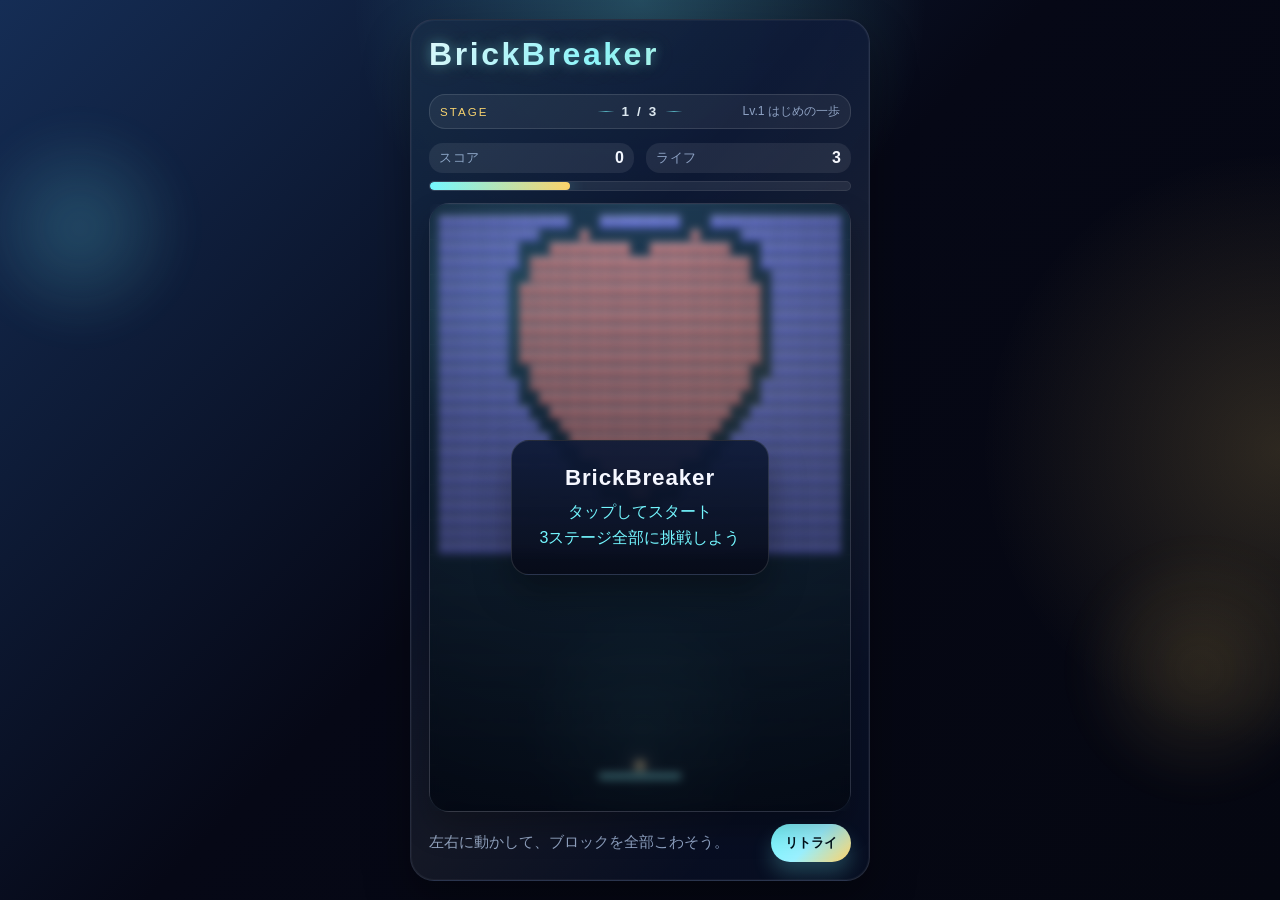
<file: BrickBreaker/index.html>
<!DOCTYPE html>
<!--
  このファイルは、ゲームの見た目を組み立てる土台です。
  HTMLは「何を画面に出すか」を決める役割があり、
  ここではタイトル、点数、キャンバス、スタート画面、ボタンを配置しています。
-->
<html lang="ja">
  <head>
    <!-- 文字コードを日本語向けに設定します。 -->
    <meta charset="UTF-8" />
    <!-- スマートフォンで見たときに画面サイズに合わせて表示するための設定です。 -->
    <meta name="viewport" content="width=device-width, initial-scale=1.0, maximum-scale=1.0, user-scalable=no" />
    <meta name="theme-color" content="#1c2541" />
    <title>BrickBreaker</title>
    <!-- 見た目を整える CSS を読み込みます。 -->
    <link rel="stylesheet" href="css/styles.css" />
    <link rel="manifest" href="manifest.webmanifest" />
    <link rel="icon" href="icons/icon.svg" type="image/svg+xml" />
  </head>
  <body>
    <!--
      全体のレイアウトをまとめるためのコンテナです。
      画面の中央にゲームカードが表示されるようにしています。
    -->
    <main class="app-shell">
      <!--
        ゲーム本体を囲むカードです。
        ここに HUD（点数や残機）とキャンバスを並べます。
      -->
      <section class="game-card">
        <header class="game-header">
          <div class="title-block">
            <h1>BrickBreaker</h1>
            <p class="subtitle"></p>
            <div class="stage-card" aria-live="polite">
              <span class="stage-label">STAGE</span>
              <strong id="stageBadge">1 / 3</strong>
              <span id="stageName">準備中</span>
            </div>
          </div>
          <button id="installBtn" class="install-btn" type="button" hidden>アプリとして保存</button>
        </header>

        <!-- 得点と残機を表示する部分です。 -->
        <div class="hud">
          <div class="stat">
            <span>スコア</span>
            <!-- JavaScript から中身を更新するための ID です。aria-live で得点変化を読み上げさせます。 -->
            <strong id="score" aria-live="polite">0</strong>
          </div>
          <div class="stat">
            <span>ライフ</span>
            <strong id="lives" aria-live="polite">3</strong>
          </div>
        </div>

        <div class="stage-progress" aria-hidden="true">
          <div id="stageProgress" class="stage-progress-fill"></div>
        </div>

        <!--
          ゲーム画面そのものです。
          Canvas は JavaScript で絵を描くための場所です。
        -->
        <div class="canvas-wrap">
          <!-- 実際のゲーム描画先です。幅と高さを指定しています。 -->
          <canvas id="gameCanvas" width="360" height="520"></canvas>
          <!--
            ゲーム開始前やゲームオーバー時に表示するオーバーレイです。
            ここに「タップしてスタート」などのメッセージを出します。
          -->
          <div id="overlay" class="overlay">
            <div class="overlay-card">
              <h1>BrickBreaker</h1>
              <p id="overlayText" aria-live="assertive">タップしてスタート</p>
            </div>
          </div>
        </div>

        <!-- 下部の操作説明と再スタートボタンです。 -->
        <div class="controls">
          <p>左右に動かして、ブロックを全部こわそう。</p>
          <button id="restartBtn" type="button">リトライ</button>
        </div>
      </section>
    </main>

    <!--
      Phaser 3 + 通常の <script> タグで読み込みます（ES Modules は使いません）。
      読み込み順は、Phaser 本体 -> レイアウト -> 設定 -> 共通定数 -> ゲーム本体です。
      ローカル確認は file:// よりも http:// での起動を推奨します。
    -->
    <script src="libs/phaser.min.js"></script>
    <script src="js/layouts.js"></script>
    <script src="js/config.js"></script>
    <script src="js/constants.js"></script>
    <script src="js/render.js"></script>
    <script src="js/sound.js"></script>
    <script src="js/phaser-game.js"></script>
    <script>
      /*
        対応ブラウザでは Service Worker を登録し、PWA としてオフラインでも起動しやすくします。
      */
      if ("serviceWorker" in navigator) {
        window.addEventListener("load", function () {
          navigator.serviceWorker.register("./sw.js").catch(function (error) {
            console.warn("Service Worker registration failed:", error);
          });
        });
      }

      /*
        「アプリとして保存」ボタンを最小構成で扱うための処理です。
        インストール可能なタイミングでイベントを受け取り、ボタン押下で prompt を表示します。
      */
      (function () {
        const installButton = document.getElementById("installBtn");
        if (!installButton) {
          return;
        }

        let deferredInstallPrompt = null;

        window.addEventListener("beforeinstallprompt", function (event) {
          event.preventDefault();
          deferredInstallPrompt = event;
          installButton.hidden = false;
        });

        installButton.addEventListener("click", async function () {
          if (!deferredInstallPrompt) {
            return;
          }

          deferredInstallPrompt.prompt();
          await deferredInstallPrompt.userChoice;
          deferredInstallPrompt = null;
          installButton.hidden = true;
        });

        window.addEventListener("appinstalled", function () {
          deferredInstallPrompt = null;
          installButton.hidden = true;
        });
      })();
    </script>
  </body>
</html>
</file>
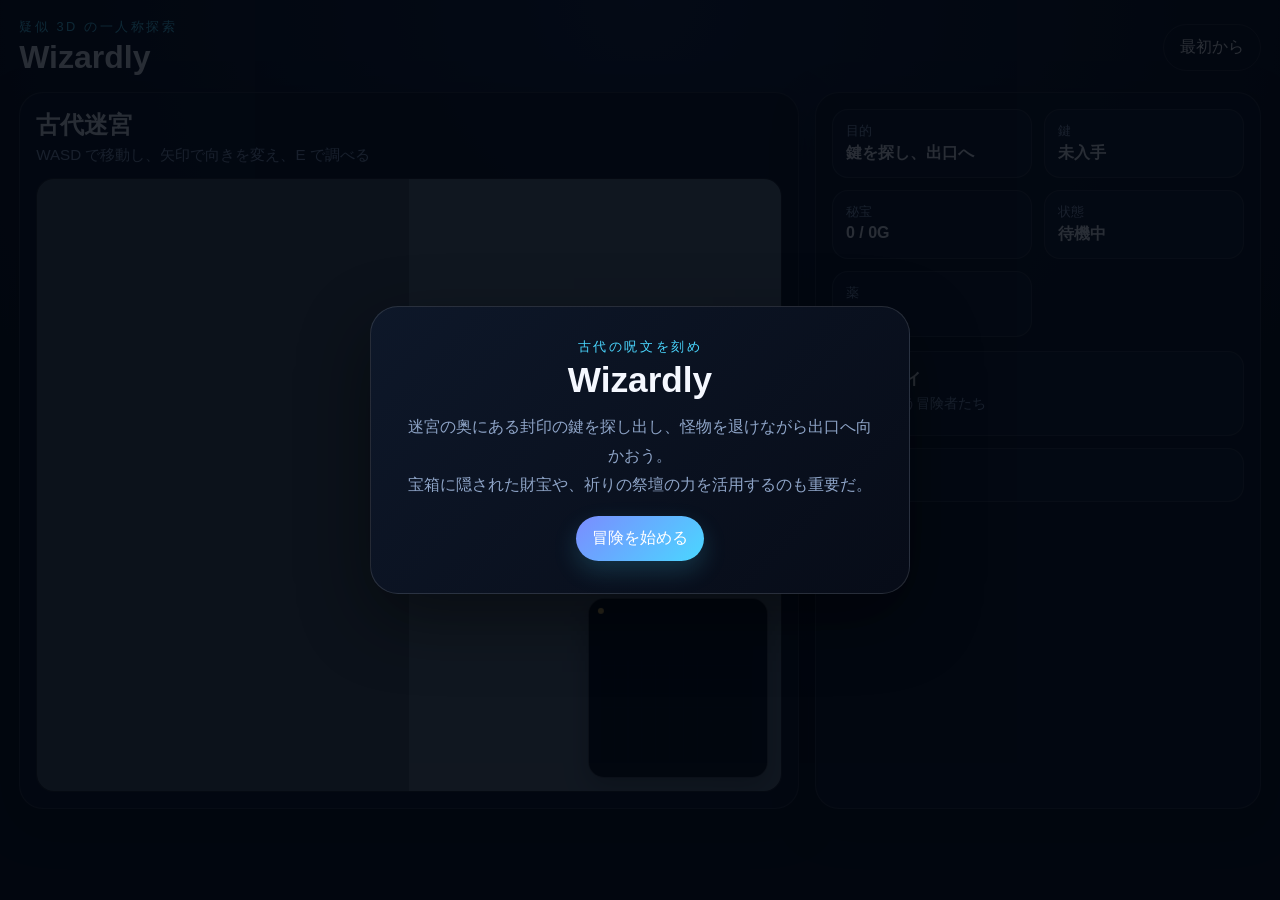
<file: Wizardly/index.html>
<!DOCTYPE html>
<html lang="ja">
  <head>
    <meta charset="UTF-8" />
    <meta name="viewport" content="width=device-width, initial-scale=1.0" />
    <title>Wizardly - Arcane Labyrinth</title>
    <link rel="stylesheet" href="styles.css" />
  </head>
  <body>
    <div class="app-shell">
      <header class="topbar">
        <div>
          <p class="eyebrow">疑似 3D の一人称探索</p>
          <h1>Wizardly</h1>
        </div>
        <button id="restartBtn" class="secondary-btn">最初から</button>
      </header>

      <main class="game-layout">
        <section class="panel view-panel">
          <div class="panel-heading">
            <h2>古代迷宮</h2>
            <p>WASD で移動し、矢印で向きを変え、E で調べる</p>
          </div>
          <div class="canvas-shell">
            <canvas id="viewCanvas" class="view-canvas"></canvas>
            <canvas id="minimap" class="minimap" width="180" height="180"></canvas>
          </div>
        </section>

        <aside class="panel info-panel">
          <div class="stat-grid">
            <div class="stat-card">
              <span>目的</span>
              <strong id="objectiveValue">鍵を探し、出口へ</strong>
            </div>
            <div class="stat-card">
              <span>鍵</span>
              <strong id="keyValue">未入手</strong>
            </div>
            <div class="stat-card">
              <span>秘宝</span>
              <strong id="treasureValue">0</strong>
            </div>
            <div class="stat-card">
              <span>状態</span>
              <strong id="statusValue">探索開始</strong>
            </div>
            <div class="stat-card">
              <span>薬</span>
              <strong id="potionValue">2</strong>
            </div>
          </div>

          <div class="party-card">
            <div class="panel-subheading">
              <h3>パーティ</h3>
              <p>迷宮で戦う冒険者たち</p>
            </div>
            <div id="partyList" class="party-list"></div>
          </div>

          <div class="message-box">
            <h3>記録</h3>
            <ul id="messageList"></ul>
          </div>
        </aside>
      </main>
    </div>

    <div id="overlay" class="overlay">
      <div class="overlay-card">
        <p class="eyebrow">古代の呪文を刻め</p>
        <h2>Wizardly</h2>
        <p class="overlay-copy">
          迷宮の奥にある封印の鍵を探し出し、怪物を退けながら出口へ向かおう。<br />
          宝箱に隠された財宝や、祈りの祭壇の力を活用するのも重要だ。
        </p>
        <div class="overlay-buttons">
          <button id="startBtn" class="primary-btn">冒険を始める</button>
        </div>
      </div>
    </div>

    <div id="battleOverlay" class="overlay battle-overlay hidden">
      <div class="overlay-card battle-card">
        <p class="eyebrow">戦闘</p>
        <h2 id="battleTitle">魔物の侵入</h2>
        <div class="battle-layout">
          <div class="battle-side">
            <h3>敵</h3>
            <p id="battleEnemyName" class="battle-entity">---</p>
            <div class="hp-bar"><div id="battleEnemyHpBar" class="hp-fill enemy-fill"></div></div>
            <p id="battleEnemyHpText" class="battle-meta">HP 0/0</p>
          </div>
          <div class="battle-side">
            <h3>行動</h3>
            <p id="battleActor" class="battle-entity">---</p>
            <p id="battleHint" class="battle-meta">この瞬間に決断を下そう</p>
            <div id="partyHpList" class="party-hp-list"></div>
          </div>
        </div>
        <div id="battleLog" class="battle-log"></div>
        <div class="combat-actions">
          <button id="battleAttackBtn" class="primary-btn small">攻撃</button>
          <button id="battlePotionBtn" class="secondary-btn small">薬</button>
          <button id="battleFleeBtn" class="secondary-btn small">退却</button>
        </div>
      </div>
    </div>

    <div id="endOverlay" class="overlay hidden">
      <div id="endCard" class="overlay-card">
        <p class="eyebrow" id="endEyebrow">迷宮の結末</p>
        <h2 id="endTitle">---</h2>
        <p class="overlay-copy" id="endCopy">---</p>
        <div class="overlay-stats">
          <div><span>集めた金貨</span><strong id="endGold">0G</strong></div>
          <div><span>発見した宝</span><strong id="endTreasures">0</strong></div>
        </div>
        <div class="overlay-buttons">
          <button id="endRestartBtn" class="primary-btn">もう一度挑戦する</button>
        </div>
      </div>
    </div>

    <script src="config.js"></script>
    <script src="mapData.js"></script>
    <script src="characters.js"></script>
    <script src="script.js"></script>
  </body>
</html>
</file>
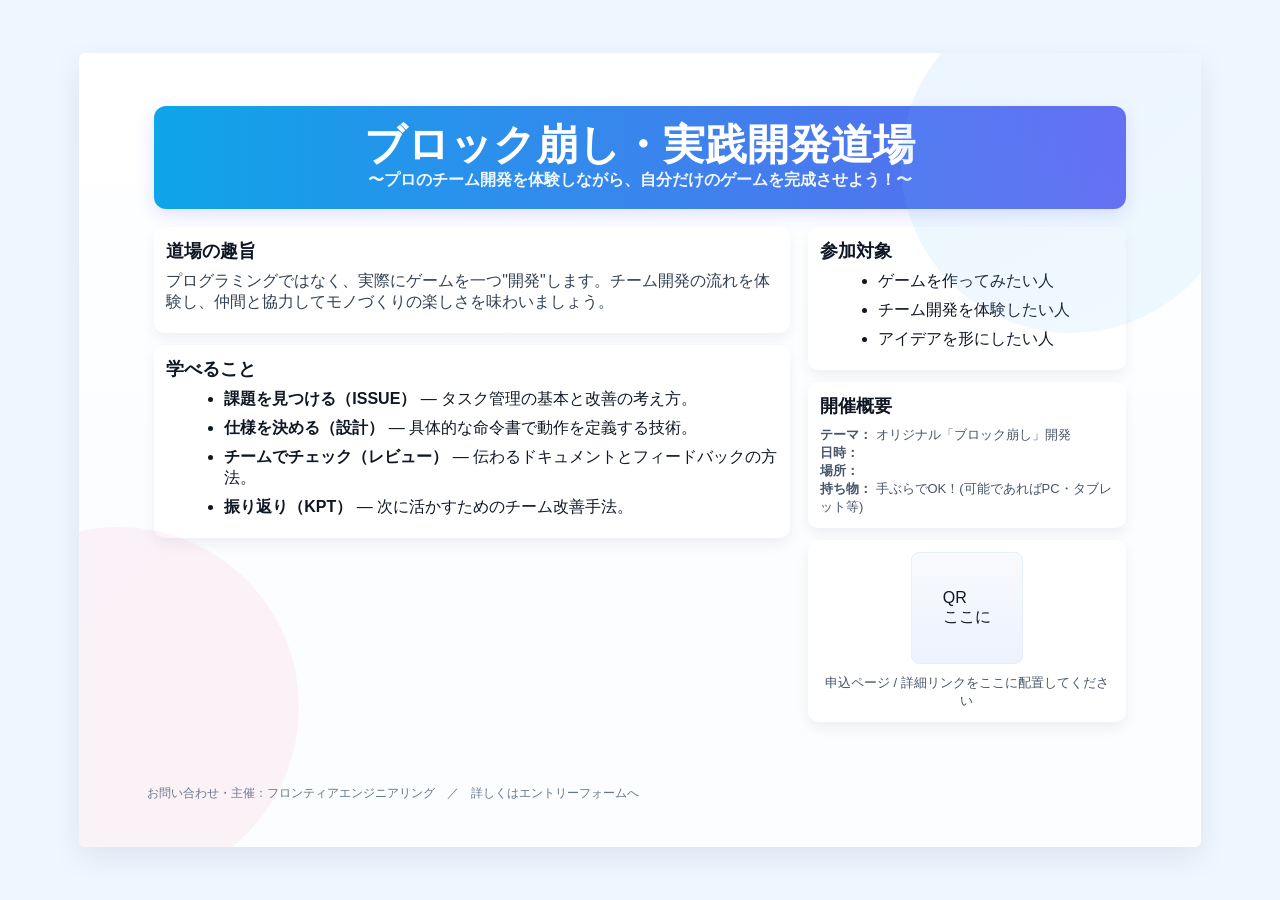
<file: Flyers/flyer.html>
<!doctype html>
<html lang="ja">
<head>
  <meta charset="utf-8">
  <meta name="viewport" content="width=device-width,initial-scale=1">
  <title>ブロック崩し・実践開発道場 — チラシ</title>
  <style>
    @page { size: A4 landscape; margin: 0mm; }
    html,body{height:100%;}
    body{
      font-family: "Yu Gothic", "Hiragino Kaku Gothic ProN", Meiryo, "Noto Sans JP", sans-serif;
      -webkit-print-color-adjust: exact;
      color:#222;
      background: #eef6ff;
      margin:0;
      padding:0;
      display:flex;
      align-items:center;
      justify-content:center;
    }
    .sheet{
      width:297mm;
      height:210mm;
      box-sizing:border-box;
      background: linear-gradient(180deg,#ffffff 0%, #fbfdff 60%);
      padding:14mm 20mm;
      border-radius:6px;
      box-shadow:0 10px 30px rgba(20,30,60,0.08);
      position:relative;
      color: #0f1724;
      overflow:hidden;
    }

    /* decorative shapes */
    .sheet:before{
      content:"";position:absolute;right:-40px;top:-60px;width:340px;height:340px;border-radius:50%;background:linear-gradient(135deg,#60a5fa, #7dd3fc);opacity:0.12;transform:rotate(20deg)}
    .sheet:after{content:"";position:absolute;left:-140px;bottom:-40px;width:360px;height:360px;border-radius:50%;background:linear-gradient(135deg,#f472b6,#fb7185);opacity:0.08}

    .hero{
      text-align:center;
      align-items:center;padding:18px;border-radius:12px;background:linear-gradient(90deg,#0ea5e9,#6366f1);color:white;box-shadow:0 6px 18px rgba(99,102,241,0.18);
    }
    .hero .badge{background:rgba(255,255,255,0.12);padding:10px 12px;border-radius:10px;font-weight:700}
    .hero h1{font-size:42px;margin:0;line-height:1}
    .hero p{margin:4px 0 0;color:rgba(255,255,255,0.93);font-weight:600}

    .layout{display:flex;gap:18px;margin-top:18px}
    .col{background:transparent}
    .main{flex:2}
    .aside{flex:1}

    .card{background:white;padding:12px;border-radius:10px;box-shadow:0 6px 14px rgba(15,23,36,0.06);margin-bottom:12px}
    h3{margin:0 0 8px 0;font-size:18px}
    p.lead{margin:0 0 8px;color:#334155}

    ul{margin:6px 0 0 18px;color:#0f1724}
    li{margin-bottom:8px}

    .cta{display:inline-block;margin-top:8px;padding:14px 18px;border-radius:10px;background:#10b981;color:white;text-decoration:none;font-weight:800;box-shadow:0 6px 18px rgba(16,185,129,0.12)}

    .qr{width:110px;height:110px;background:linear-gradient(180deg,#f8fafc,#eef2ff);display:flex;align-items:center;justify-content:center;border-radius:8px;border:1px solid #e6eefc}
    .meta{font-size:13px;color:#475569}

    footer{position:absolute;left:18mm;bottom:12mm;font-size:12px;color:#64748b}

    @media print{
      /* Ensure page and sheet fill the entire A4 landscape without printer margins */
      html,body{background:white;margin:0;padding:0;height:210mm;width:297mm}
      .sheet{
        position:fixed; top:0; left:0; margin:0; width:297mm; height:210mm;
        padding:14mm 20mm; box-shadow:none; border-radius:0; overflow:visible;
      }
    }
  </style>
</head>
<body>
  <div class="sheet">
    <div class="hero" role="banner">
      <div>
        <h1>ブロック崩し・実践開発道場</h1>
        <p>〜プロのチーム開発を体験しながら、自分だけのゲームを完成させよう！〜</p>
      </div>
    </div>

    <div class="layout">
      <div class="col main">
        <div class="card">
          <h3>道場の趣旨</h3>
          <p class="lead">プログラミングではなく、実際にゲームを一つ"開発"します。チーム開発の流れを体験し、仲間と協力してモノづくりの楽しさを味わいましょう。</p>
        </div>

        <div class="card">
          <h3>学べること</h3>
          <ul>
            <li><strong>課題を見つける（ISSUE）</strong> — タスク管理の基本と改善の考え方。</li>
            <li><strong>仕様を決める（設計）</strong> — 具体的な命令書で動作を定義する技術。</li>
            <li><strong>チームでチェック（レビュー）</strong> — 伝わるドキュメントとフィードバックの方法。</li>
            <li><strong>振り返り（KPT）</strong> — 次に活かすためのチーム改善手法。</li>
          </ul>
        </div>
      </div>

      <aside class="col aside">
        <div class="card">
          <h3>参加対象</h3>
          <ul>
            <li>ゲームを作ってみたい人</li>
            <li>チーム開発を体験したい人</li>
            <li>アイデアを形にしたい人</li>
          </ul>
        </div>

        <div class="card">
          <h3>開催概要</h3>
          <div class="meta">
            <strong>テーマ：</strong> オリジナル「ブロック崩し」開発<br>
            <strong>日時：</strong> <br>
            <strong>場所：</strong> <br>
            <strong>持ち物：</strong> 手ぶらでOK！(可能であればPC・タブレット等)<br>
          </div>
        </div>

        <div class="card" style="display:flex;gap:10px;align-items:center;flex-direction:column;">
          <div class="qr">QR<br>ここに</div>
          <div class="meta" style="text-align:center">申込ページ / 詳細リンクをここに配置してください</div>
        </div>
      </aside>
    </div>

    <footer>お問い合わせ・主催：フロンティアエンジニアリング　／　詳しくはエントリーフォームへ</footer>
  </div>
</body>
</html>
</file>
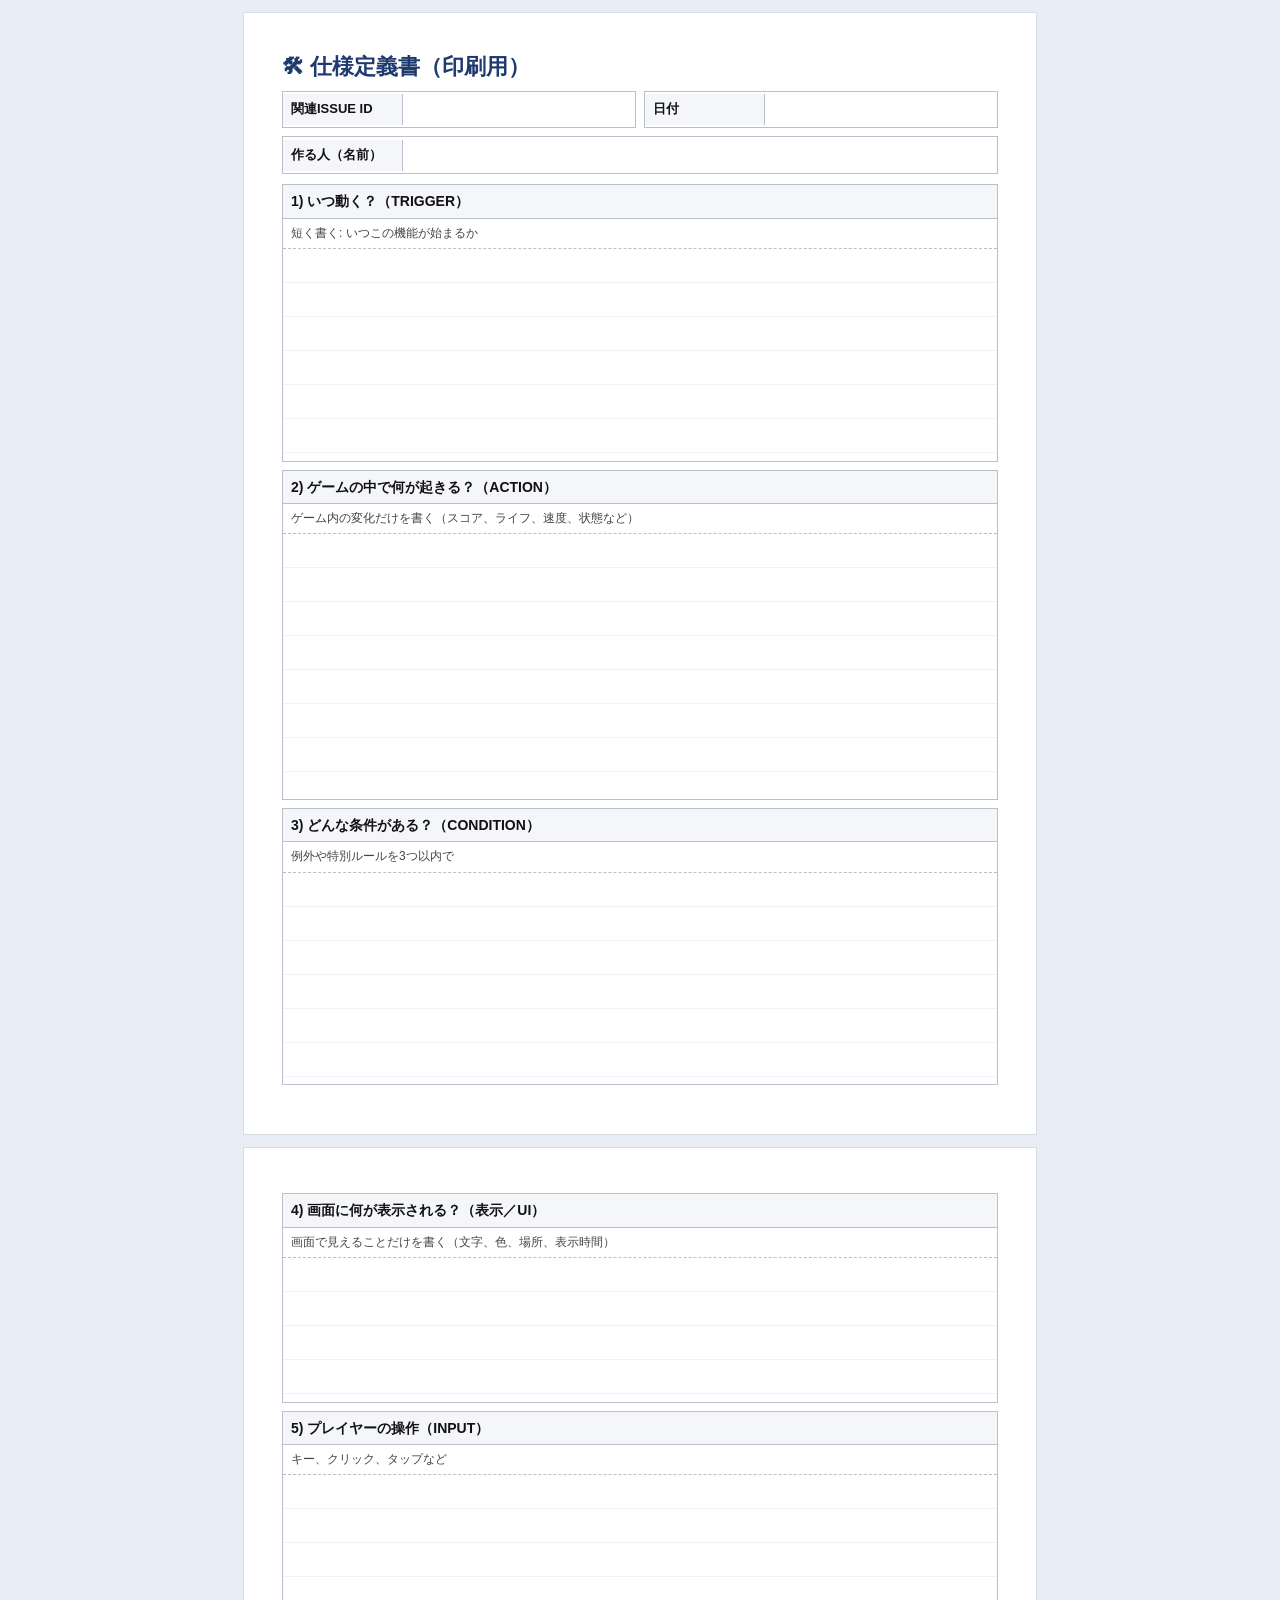
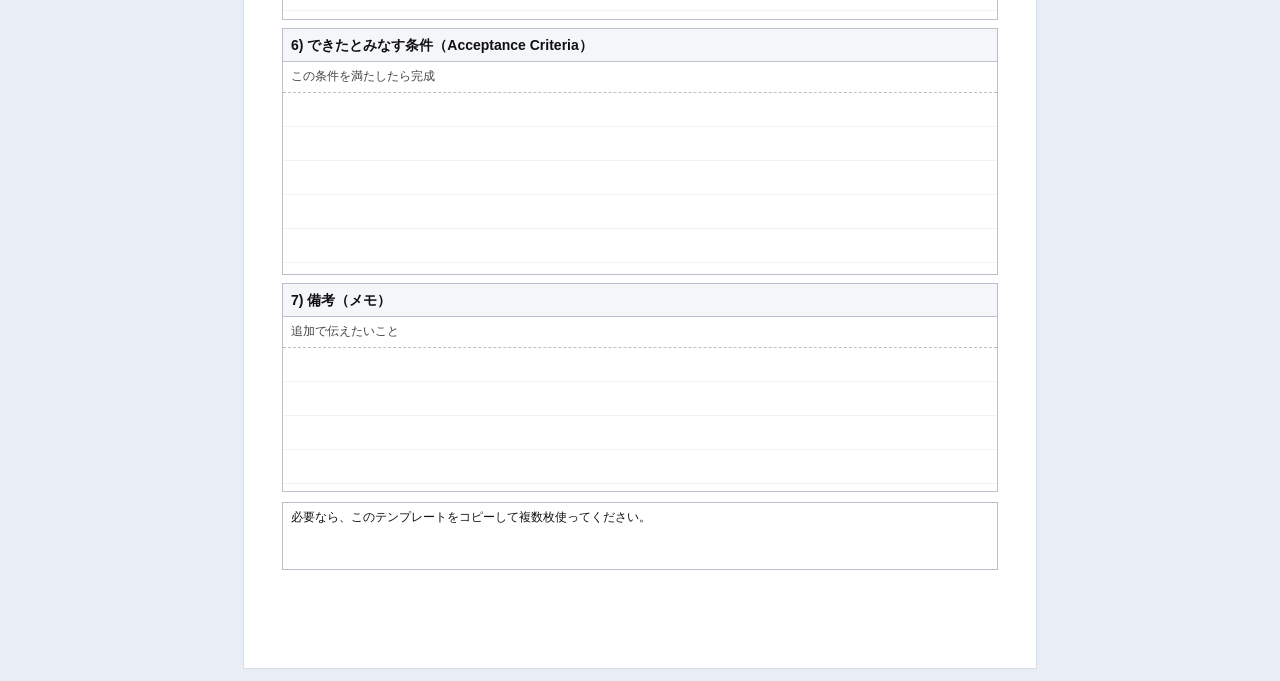
<file: Templates/Documents/spec_template_print.html>
<!doctype html>
<html lang="ja">
<head>
  <meta charset="utf-8">
  <meta name="viewport" content="width=device-width, initial-scale=1">
  <title>仕様定義書（印刷用）</title>
  <style>
    :root {
      --ink: #111;
      --line: #b9c0cc;
      --soft: #f4f6fa;
      --accent: #1f3a6e;
    }

    @page {
      size: A4;
      margin: 12mm;
    }

    * {
      box-sizing: border-box;
    }

    body {
      margin: 0;
      font-family: "Noto Sans JP", "Hiragino Kaku Gothic ProN", "Yu Gothic", sans-serif;
      color: var(--ink);
      background: #e9edf5;
      line-height: 1.45;
    }

    .sheet {
      width: 210mm;
      min-height: 297mm;
      margin: 12px auto;
      background: #fff;
      padding: 10mm;
      border: 1px solid #d7dce5;
    }

    .sheet.page-1 {
      page-break-after: always;
      break-after: page;
    }

    .title {
      font-size: 22px;
      font-weight: 700;
      margin: 0 0 8px;
      color: var(--accent);
    }

    .meta-grid {
      display: grid;
      grid-template-columns: 1fr 1fr;
      gap: 8px;
      margin-bottom: 10px;
    }

    .meta {
      display: grid;
      grid-template-columns: 120px 1fr;
      align-items: center;
      border: 1px solid var(--line);
      min-height: 10mm;
    }

    .meta .label {
      background: var(--soft);
      border-right: 1px solid var(--line);
      padding: 6px 8px;
      font-weight: 600;
      font-size: 13px;
    }

    .meta .value {
      height: 100%;
      padding: 6px 8px;
    }

    .section {
      border: 1px solid var(--line);
      margin-top: 8px;
      break-inside: avoid;
      page-break-inside: avoid;
    }

    .section h2 {
      margin: 0;
      font-size: 14px;
      font-weight: 700;
      padding: 6px 8px;
      background: var(--soft);
      border-bottom: 1px solid var(--line);
    }

    .section .hint {
      margin: 0;
      padding: 6px 8px;
      font-size: 12px;
      color: #444;
      border-bottom: 1px dashed var(--line);
    }

    .write-box {
      min-height: 30mm;
      padding: 8px;
      background-image: linear-gradient(to bottom, transparent 96%, #eef2f8 96%);
      background-size: 100% 9mm;
    }

    .write-box.tall {
      min-height: 48mm;
    }

    .write-box.medium {
      min-height: 38mm;
    }

    .page-1 .write-box.medium {
      min-height: 56mm;
    }

    .page-1 .write-box.tall {
      min-height: 70mm;
    }

    .footer-note {
      margin-top: 10px;
      border: 1px solid var(--line);
      min-height: 18mm;
      padding: 6px 8px;
      font-size: 12px;
    }

    @media print {
      body {
        background: #fff;
      }

      .sheet {
        margin: 0;
        border: none;
        width: auto;
        min-height: 297mm;
      }

      .sheet.page-1 {
        page-break-after: always;
        break-after: page;
      }
    }
  </style>
</head>
<body>
  <main class="sheet page-1">
    <h1 class="title">🛠 仕様定義書（印刷用）</h1>

    <section class="meta-grid">
      <div class="meta">
        <div class="label">関連ISSUE ID</div>
        <div class="value"></div>
      </div>
      <div class="meta">
        <div class="label">日付</div>
        <div class="value"></div>
      </div>
      <div class="meta" style="grid-column: 1 / -1;">
        <div class="label">作る人（名前）</div>
        <div class="value"></div>
      </div>
    </section>

    <section class="section">
      <h2>1) いつ動く？（TRIGGER）</h2>
      <p class="hint">短く書く: いつこの機能が始まるか</p>
      <div class="write-box medium"></div>
    </section>

    <section class="section">
      <h2>2) ゲームの中で何が起きる？（ACTION）</h2>
      <p class="hint">ゲーム内の変化だけを書く（スコア、ライフ、速度、状態など）</p>
      <div class="write-box tall"></div>
    </section>

    <section class="section">
      <h2>3) どんな条件がある？（CONDITION）</h2>
      <p class="hint">例外や特別ルールを3つ以内で</p>
      <div class="write-box medium"></div>
    </section>
  </main>

  <main class="sheet">

    <section class="section">
      <h2>4) 画面に何が表示される？（表示／UI）</h2>
      <p class="hint">画面で見えることだけを書く（文字、色、場所、表示時間）</p>
      <div class="write-box medium"></div>
    </section>

    <section class="section">
      <h2>5) プレイヤーの操作（INPUT）</h2>
      <p class="hint">キー、クリック、タップなど</p>
      <div class="write-box medium"></div>
    </section>

    <section class="section">
      <h2>6) できたとみなす条件（Acceptance Criteria）</h2>
      <p class="hint">この条件を満たしたら完成</p>
      <div class="write-box tall"></div>
    </section>

    <section class="section">
      <h2>7) 備考（メモ）</h2>
      <p class="hint">追加で伝えたいこと</p>
      <div class="write-box medium"></div>
    </section>

    <section class="footer-note">必要なら、このテンプレートをコピーして複数枚使ってください。</section>
  </main>
</body>
</html>
</file>
<file: BrickBreaker/css/styles.css>
/*
  この CSS は、ゲーム画面の見た目を整えるためのルール集です。
  ここでは色、余白、レイアウト、ボタンの見た目などを決めています。
  変数 (:root) を使うと、色を一元管理しやすくなります。
*/
:root {
  /* ダークな雰囲気を作るための基本色です。 */
  color-scheme: dark;
  /* 画面全体の背景色です。 */
  --bg: #060816;
  --bg-2: #101c38;
  /* ゲームカードの背景色です。 */
  --panel: rgba(8, 15, 35, 0.9);
  --panel-strong: rgba(14, 26, 55, 0.94);
  /* 目立つ青緑のアクセント色です。 */
  --accent: #74f7ff;
  --accent-2: #ffd166;
  --accent-3: #9df87f;
  /* 文字色です。 */
  --text: #f5f7ff;
  /* 少し薄い色の文字です。 */
  --muted: #8ea2c4;
}

/*
  すべての要素に box-sizing を適用して、
  padding や border を含めたサイズ計算にします。
  これにより、レイアウトが崩れにくくなります。
*/
* {
  box-sizing: border-box;
}

/*
  body はページ全体の土台です。
  画面の中央にゲームを置くために、Grid レイアウトを使っています。
*/
body {
  margin: 0;
  min-height: 100vh;
  font-family: "M PLUS Rounded 1c", "Hiragino Maru Gothic ProN", "Yu Gothic", sans-serif;
  /* 放射状のグラデーションで、モダンかつ少しゲームっぽい雰囲気を作ります。 */
  background:
    radial-gradient(circle at top, rgba(116, 247, 255, 0.24), transparent 26%),
    radial-gradient(circle at right, rgba(255, 209, 102, 0.16), transparent 22%),
    linear-gradient(135deg, #152d55 0%, var(--bg) 48%, #050711 100%);
  color: var(--text);
  display: grid;
  place-items: center;
  padding: 16px;
  overflow-x: hidden;
  position: relative;
}

body::before,
body::after {
  content: "";
  position: fixed;
  inset: auto;
  pointer-events: none;
  z-index: 0;
  filter: blur(18px);
  opacity: 0.7;
}

body::before {
  width: 240px;
  height: 240px;
  left: -40px;
  top: 12vh;
  border-radius: 50%;
  background: radial-gradient(circle, rgba(116, 247, 255, 0.28), transparent 65%);
  animation: floatBlob 10s ease-in-out infinite;
}

body::after {
  width: 280px;
  height: 280px;
  right: -60px;
  bottom: 10vh;
  border-radius: 50%;
  background: radial-gradient(circle, rgba(255, 209, 102, 0.2), transparent 65%);
  animation: floatBlob 13s ease-in-out infinite reverse;
}

/*
  アプリ全体の横幅を制限します。
  画面が広いときは 460px くらいに収め、
  それ以上は広がりすぎないようにします。
*/
.app-shell {
  width: min(100%, 460px);
  position: relative;
  z-index: 1;
}

/*
  ゲームカードです。
  背景、角丸、影、境界線を付けて、
  画面の中でゲームが立ち上がるように見せています。
*/
.game-card {
  background: linear-gradient(180deg, var(--panel-strong), var(--panel));
  border: 1px solid rgba(255, 255, 255, 0.12);
  border-radius: 24px;
  padding: 18px;
  box-shadow: 0 20px 45px rgba(0, 0, 0, 0.35), 0 0 0 1px rgba(255, 255, 255, 0.04) inset;
  position: relative;
  overflow: hidden;
  animation: cardEnter 0.6s ease-out both;
}

.game-card::before {
  content: "";
  position: absolute;
  inset: 0;
  background: linear-gradient(130deg, rgba(116, 247, 255, 0.08), transparent 35%, rgba(255, 209, 102, 0.05) 60%, transparent 85%);
  pointer-events: none;
}

@keyframes cardEnter {
  from {
    opacity: 0;
    transform: translateY(12px) scale(0.98);
  }
  to {
    opacity: 1;
    transform: translateY(0) scale(1);
  }
}

@keyframes floatBlob {
  0%, 100% { transform: translateY(0) translateX(0) scale(1); }
  50% { transform: translateY(-18px) translateX(8px) scale(1.05); }
}

/* 画面の最初の印象を作るヘッダー */
.game-header {
  display: flex;
  justify-content: space-between;
  align-items: flex-start;
  gap: 12px;
  margin-bottom: 14px;
}

.install-btn {
  flex: 0 0 auto;
  margin-top: 2px;
  padding: 8px 12px;
  font-size: 0.78rem;
  letter-spacing: 0.04em;
  white-space: nowrap;
}

.title-block {
  min-width: 0;
  width: 100%;
  display: flex;
  flex-direction: column;
  gap: 8px;
}

.title-block h1 {
  margin: 0;
  font-size: clamp(1.6rem, 5vw, 2rem);
  line-height: 1;
  letter-spacing: 0.08em;
  display: inline-block;
  position: relative;
  font-weight: 900;
  background: linear-gradient(120deg, #ecf9ff 0%, #8ff6ff 40%, #ffe7aa 100%);
  -webkit-background-clip: text;
  background-clip: text;
  -webkit-text-fill-color: transparent;
  text-shadow:
    0 0 12px rgba(116, 247, 255, 0.38),
    0 0 28px rgba(255, 209, 102, 0.18);
}

.subtitle {
  margin: 8px 0 0;
  color: var(--muted);
  font-size: 0.95rem;
  line-height: 1.5;
}

.stage-card {
  flex: 0 0 auto;
  min-width: 0;
  padding: 8px 10px;
  border-radius: 16px;
  background: rgba(255, 255, 255, 0.06);
  border: 1px solid rgba(255, 255, 255, 0.12);
  text-align: left;
  display: grid;
  grid-template-columns: 1fr auto 1fr;
  align-items: center;
  gap: 8px;
  width: 100%;
  margin-left: 0;
}

.stage-label {
  display: inline-block;
  justify-self: start;
  margin-bottom: 0;
  color: var(--accent-2);
  font-size: 0.72rem;
  letter-spacing: 0.18em;
}

#stageBadge {
  display: inline-flex;
  align-items: center;
  justify-content: center;
  gap: 8px;
  justify-self: center;
  padding: 0;
  border: 0;
  background: transparent;
  color: rgba(240, 248, 255, 0.92);
  letter-spacing: 0.16em;
  text-shadow: none;
  box-shadow: none;
  font-size: 0.84rem;
  font-weight: 700;
}

#stageBadge::before,
#stageBadge::after {
  content: "";
  width: 16px;
  height: 1px;
  border-radius: 999px;
  background: linear-gradient(90deg, rgba(116, 247, 255, 0.05), rgba(116, 247, 255, 0.65), rgba(116, 247, 255, 0.05));
}

#stageName {
  display: inline-block;
  margin-top: 0;
  color: var(--muted);
  font-size: 0.76rem;
  white-space: nowrap;
  overflow: hidden;
  text-overflow: ellipsis;
  justify-self: end;
  text-align: right;
}

.stage-progress {
  height: 10px;
  margin: 0 0 12px;
  border-radius: 999px;
  overflow: hidden;
  background: rgba(255, 255, 255, 0.08);
  border: 1px solid rgba(255, 255, 255, 0.08);
}

.stage-progress-fill {
  width: 33.333%;
  height: 100%;
  border-radius: inherit;
  background: linear-gradient(90deg, var(--accent), var(--accent-2));
  box-shadow: 0 0 18px rgba(116, 247, 255, 0.4);
  transition: width 0.25s ease;
}

/*
  スコアと残機の表示部分です。
  左右に並べるために flex を使っています。
*/
.hud {
  display: flex;
  justify-content: space-between;
  gap: 12px;
  margin-bottom: 8px;
}

/*
  1つ1つの表示ボックスです。
  背景を少し明るくして、数字が目立つようにしています。
*/
.stat {
  flex: 1;
  background: rgba(255, 255, 255, 0.08);
  border-radius: 14px;
  padding: 6px 10px;
  display: flex;
  justify-content: space-between;
  align-items: center;
}

/*
  ラベルの文字です。
  少し薄い色にして、数字よりも控えめに見せています。
*/
.stat span {
  color: var(--muted);
  font-size: 0.82rem;
  letter-spacing: 0.04em;
}

/*
  数字そのものです。
  ここは少し太めにして、目立たせます。
*/
.stat strong {
  font-size: 1rem;
  color: var(--text);
}

/*
  Canvas を入れる外側の箱です。
  position: relative を付けることで、
  オーバーレイを Canvas の上に重ねられるようにしています。
*/
.canvas-wrap {
  position: relative;
  border-radius: 20px;
  overflow: hidden;
  border: 1px solid rgba(255, 255, 255, 0.14);
  box-shadow: 0 16px 30px rgba(0, 0, 0, 0.25), 0 0 0 1px rgba(116, 247, 255, 0.08) inset;
}

/*
  実際のゲーム描画先です。
  ここではサイズ・タッチ操作など「配置/操作」に関する見た目だけを担当し、
  ゲーム内の背景やオブジェクト描画は JavaScript（Phaser）側で行います。
*/
#gameCanvas {
  display: block;
  width: 100%;
  height: auto;
  background: transparent;
  touch-action: none;
  /* 長押しやドレーギでテキスト選択セービーが出ないようにする。 */
  -webkit-user-select: none;
  user-select: none;
  -webkit-touch-callout: none;
}

/*
  開始前や終了時に表示する半透明の覆いです。
  絶対配置にしてキャンバスの上にかぶせています。
*/
.overlay {
  position: absolute;
  inset: 0;
  display: grid;
  place-items: center;
  background: radial-gradient(circle at top, rgba(116, 247, 255, 0.12), rgba(3, 6, 16, 0.74));
  backdrop-filter: blur(4px);
}

/*
  JavaScript から hidden クラスを付け外しして、
  表示・非表示を切り替えます。
*/
.overlay.hidden {
  display: none;
}

/*
  オーバーレイの中のカードです。
  角丸と背景で、メッセージが読みやすいようにしています。
*/
.overlay-card {
  text-align: center;
  padding: 24px 28px;
  border-radius: 18px;
  background: linear-gradient(180deg, rgba(14, 26, 55, 0.92), rgba(7, 12, 24, 0.95));
  border: 1px solid rgba(255, 255, 255, 0.12);
  box-shadow: 0 18px 36px rgba(0, 0, 0, 0.35);
}

/*
  タイトル文字です。
  見出しなので少し大きめにしています。
*/
.overlay-card h1 {
  margin: 0 0 8px;
  font-size: 1.4rem;
  letter-spacing: 0.04em;
}

/*
  オーバーレイの本文です。
  改行が入ることがあるため、pre-line を使って見やすくしています。
*/
.overlay-card p {
  margin: 0;
  color: var(--accent);
  white-space: pre-line;
  line-height: 1.6;
}

/*
  操作説明とボタンを横に並べるための部分です。
*/
.controls {
  display: flex;
  justify-content: space-between;
  align-items: center;
  gap: 12px;
  margin-top: 12px;
}

/*
  説明文です。
  少し薄い色にして、ボタンより目立たないようにしています。
*/
.controls p {
  margin: 0;
  color: var(--muted);
  font-size: 0.95rem;
  line-height: 1.5;
}

/*
  もういちどボタンです。
  角丸で丸みを出し、グラデーションでポップ感を持たせています。
*/
button {
  border: 0;
  border-radius: 999px;
  padding: 10px 14px;
  font-weight: 700;
  color: #02111b;
  background: linear-gradient(135deg, var(--accent), #9bf1ff 50%, var(--accent-2) 100%);
  cursor: pointer;
  /* ボタンを連打してもダブレタップでズームしないようにする。 */
  touch-action: manipulation;
  box-shadow: 0 12px 20px rgba(116, 247, 255, 0.22);
}

/*
  ボタンを押したときに少し縮むようにして、
  クリック感を出しています。
*/
button:active {
  transform: scale(0.98);
}

button:hover {
  filter: brightness(1.04);
}

/*
  スマートフォンでは下部のレイアウトを縦並びにして、
  ボタンが画面幅に収まるようにしています。
*/
@media (max-width: 480px) {
  .game-card {
    padding: 14px;
  }

  .game-header {
    flex-direction: column;
  }

  .stage-card {
    width: 100%;
    text-align: left;
  }

  .controls {
    flex-direction: column;
    align-items: stretch;
  }

  button {
    width: 100%;
  }
}
</file>
<file: Wizardly/styles.css>
:root {
  color-scheme: dark;
  --bg: #040711;
  --panel: rgba(10, 16, 30, 0.94);
  --panel-strong: rgba(16, 25, 42, 0.96);
  --text: #f5f8ff;
  --muted: #8ea4c7;
  --accent: #7b8cff;
  --accent-strong: #4ad7ff;
  --border: rgba(255, 255, 255, 0.12);
}

* { box-sizing: border-box; }
body {
  margin: 0;
  min-height: 100vh;
  font-family: "Yu Gothic", "Hiragino Sans", "Noto Sans JP", sans-serif;
  background: radial-gradient(circle at top, #14213d 0%, var(--bg) 65%);
  color: var(--text);
}

button {
  font: inherit;
  cursor: pointer;
  border: 0;
  border-radius: 999px;
  padding: 0.75rem 1rem;
  transition: transform 0.2s ease, box-shadow 0.2s ease, background 0.2s ease;
}
button:hover { transform: translateY(-1px); }
button:disabled { opacity: 0.45; cursor: not-allowed; transform: none; }

.app-shell {
  max-width: 1320px;
  margin: 0 auto;
  padding: 1.2rem;
}
.topbar {
  display: flex;
  justify-content: space-between;
  align-items: center;
  margin-bottom: 1rem;
}
.eyebrow {
  margin: 0 0 0.2rem;
  font-size: 0.8rem;
  text-transform: uppercase;
  letter-spacing: 0.2em;
  color: var(--accent-strong);
}
h1, h2, h3, p { margin: 0; }

.primary-btn, .secondary-btn {
  background: linear-gradient(135deg, var(--accent), var(--accent-strong));
  color: white;
  box-shadow: 0 10px 24px rgba(74, 215, 255, 0.18);
}
.secondary-btn {
  background: transparent;
  border: 1px solid var(--border);
  box-shadow: none;
}
.small { padding: 0.6rem 0.8rem; font-size: 0.9rem; }

.game-layout {
  display: grid;
  grid-template-columns: 1.4fr 0.8fr;
  gap: 1rem;
}
.panel {
  background: var(--panel);
  border: 1px solid var(--border);
  border-radius: 24px;
  box-shadow: 0 15px 42px rgba(0, 0, 0, 0.36);
  padding: 1rem;
}
.panel-heading { margin-bottom: 0.75rem; }
.panel-heading p { color: var(--muted); font-size: 0.95rem; margin-top: 0.25rem; }

.canvas-shell {
  position: relative;
  border-radius: 18px;
  overflow: hidden;
  border: 1px solid rgba(255,255,255,0.08);
  background: #060b14;
}
.view-canvas {
  display: block;
  width: 100%;
  height: min(68vh, 660px);
  background: #060b14;
}
.minimap {
  position: absolute;
  right: 0.85rem;
  bottom: 0.85rem;
  width: 180px;
  height: 180px;
  border-radius: 16px;
  border: 1px solid rgba(255,255,255,0.15);
  background: rgba(3, 9, 16, 0.7);
  box-shadow: 0 8px 24px rgba(0, 0, 0, 0.28);
}

.stat-grid {
  display: grid;
  grid-template-columns: repeat(2, 1fr);
  gap: 0.75rem;
  margin-bottom: 0.9rem;
}
.stat-card, .message-box, .party-card, .combat-panel {
  background: var(--panel-strong);
  border: 1px solid var(--border);
  border-radius: 16px;
  padding: 0.8rem;
}
.stat-card span {
  display: block;
  color: var(--muted);
  font-size: 0.8rem;
  margin-bottom: 0.2rem;
}
.stat-card strong { font-size: 1rem; }

.panel-subheading { margin-bottom: 0.55rem; }
.panel-subheading p { color: var(--muted); font-size: 0.88rem; margin-top: 0.2rem; }
.party-list { display: grid; gap: 0.5rem; }
.party-member {
  background: rgba(255,255,255,0.04);
  border: 1px solid rgba(255,255,255,0.08);
  border-radius: 12px;
  padding: 0.55rem 0.7rem;
}
.party-member strong { display: block; margin-bottom: 0.2rem; }
.party-member span, .party-member small { color: var(--muted); display: block; }
.party-member.active { border-color: rgba(74, 215, 255, 0.5); box-shadow: inset 0 0 0 1px rgba(74, 215, 255, 0.2); }
.party-member.down { opacity: 0.5; }
.xp-bar {
  width: 100%;
  height: 6px;
  border-radius: 999px;
  background: rgba(255,255,255,0.1);
  overflow: hidden;
  margin-top: 0.35rem;
}
.xp-fill {
  height: 100%;
  background: linear-gradient(90deg, #7b8cff, #4ad7ff);
}

.combat-actions { display: flex; gap: 0.55rem; margin-top: 0.7rem; flex-wrap: wrap; justify-content: center; }

.message-box { max-height: 420px; overflow: auto; margin-top: 0.8rem; }

.battle-overlay { z-index: 20; }
.battle-card {
  width: min(640px, 100%);
  text-align: left;
  background: linear-gradient(135deg, rgba(19, 30, 52, 0.98), rgba(6, 12, 24, 0.98));
  border: 1px solid rgba(123, 140, 255, 0.25);
  box-shadow: 0 24px 70px rgba(0, 0, 0, 0.55), inset 0 0 0 1px rgba(255,255,255,0.04);
  position: relative;
  overflow: hidden;
}
.battle-card::before {
  content: '';
  position: absolute;
  inset: 0;
  background: linear-gradient(120deg, rgba(255,255,255,0.05), transparent 35%, rgba(74, 215, 255, 0.05) 70%, transparent);
  pointer-events: none;
}
.battle-layout {
  display: grid;
  grid-template-columns: 1fr 1fr;
  gap: 1rem;
  margin: 1rem 0;
}
.battle-side {
  background: rgba(255,255,255,0.05);
  border: 1px solid rgba(255,255,255,0.1);
  border-radius: 16px;
  padding: 0.9rem;
  box-shadow: inset 0 0 20px rgba(255,255,255,0.03);
}
.battle-entity {
  font-size: 1.2rem;
  font-weight: 700;
  margin: 0.35rem 0 0.4rem;
  color: #fff4c2;
  text-shadow: 0 0 10px rgba(255, 209, 102, 0.25);
}
.battle-meta {
  color: var(--muted);
  line-height: 1.6;
}
.hp-bar {
  width: 100%;
  height: 10px;
  border-radius: 999px;
  background: rgba(255,255,255,0.12);
  overflow: hidden;
  margin: 0.45rem 0 0.25rem;
  box-shadow: inset 0 1px 2px rgba(0,0,0,0.3);
}
.hp-fill {
  height: 100%;
  width: 100%;
  background: linear-gradient(90deg, #ff6b6b, #ffd166);
  transition: width 0.2s ease;
}
.battle-log {
  min-height: 120px;
  padding: 0.8rem;
  border-radius: 14px;
  background: rgba(2, 8, 20, 0.85);
  border: 1px solid rgba(255,255,255,0.08);
  color: var(--muted);
  display: grid;
  gap: 0.35rem;
  font-size: 0.95rem;
}
.battle-log div {
  padding-left: 0.35rem;
  border-left: 2px solid rgba(74, 215, 255, 0.35);
}
.party-hp-list {
  display: grid;
  gap: 0.5rem;
  margin-top: 0.7rem;
}
.party-hp-row {
  background: rgba(255,255,255,0.04);
  border: 1px solid rgba(255,255,255,0.08);
  border-radius: 12px;
  padding: 0.55rem 0.6rem;
}
.party-hp-row strong {
  display: block;
  margin-bottom: 0.25rem;
  font-size: 0.95rem;
}
.party-hp-row .hp-bar {
  margin: 0.25rem 0 0.2rem;
}
.party-hp-row .hp-fill {
  background: linear-gradient(90deg, #5ee6a5, #82ffb8);
}
.party-hp-row small {
  color: var(--muted);
}
.enemy-fill {
  background: linear-gradient(90deg, #ff6b6b, #ffd166);
}

#messageList { list-style: none; padding: 0; margin: 0; }
#messageList li {
  padding: 0.45rem 0;
  border-bottom: 1px solid rgba(255,255,255,0.07);
  color: var(--muted);
  line-height: 1.5;
}
#messageList li:last-child { border-bottom: 0; }

.overlay {
  position: fixed;
  inset: 0;
  background: rgba(2, 6, 15, 0.84);
  display: grid;
  place-items: center;
  padding: 1rem;
}
.overlay.hidden { display: none; }
.overlay-card {
  width: min(540px, 100%);
  background: linear-gradient(135deg, rgba(14, 24, 42, 0.98), rgba(7, 12, 24, 0.98));
  border: 1px solid var(--border);
  border-radius: 28px;
  padding: 2rem;
  box-shadow: 0 25px 70px rgba(0, 0, 0, 0.45);
  text-align: center;
}
.overlay-card h2 { font-size: 2.2rem; margin: 0.25rem 0 0.8rem; }
.overlay-card.victory { border-color: rgba(109, 255, 149, 0.4); box-shadow: 0 25px 70px rgba(0,0,0,0.45), 0 0 60px rgba(109,255,149,0.14); }
.overlay-card.defeat { border-color: rgba(255, 107, 107, 0.4); box-shadow: 0 25px 70px rgba(0,0,0,0.45), 0 0 60px rgba(255,107,107,0.14); }
.overlay-stats { display: flex; justify-content: center; gap: 1rem; margin: 1rem 0; flex-wrap: wrap; }
.overlay-stats div {
  background: rgba(255,255,255,0.05);
  border: 1px solid rgba(255,255,255,0.08);
  border-radius: 12px;
  padding: 0.6rem 1.1rem;
}
.overlay-stats span { display: block; color: var(--muted); font-size: 0.78rem; }
.overlay-stats strong { font-size: 1.1rem; }
.overlay-copy {
  color: var(--muted);
  line-height: 1.8;
  margin-bottom: 1rem;
}
.overlay-buttons { display: flex; justify-content: center; gap: 0.75rem; }

@media (max-width: 980px) {
  .game-layout { grid-template-columns: 1fr; }
  .view-canvas { height: min(58vh, 560px); }
  .battle-layout { grid-template-columns: 1fr; }
}
</file>
